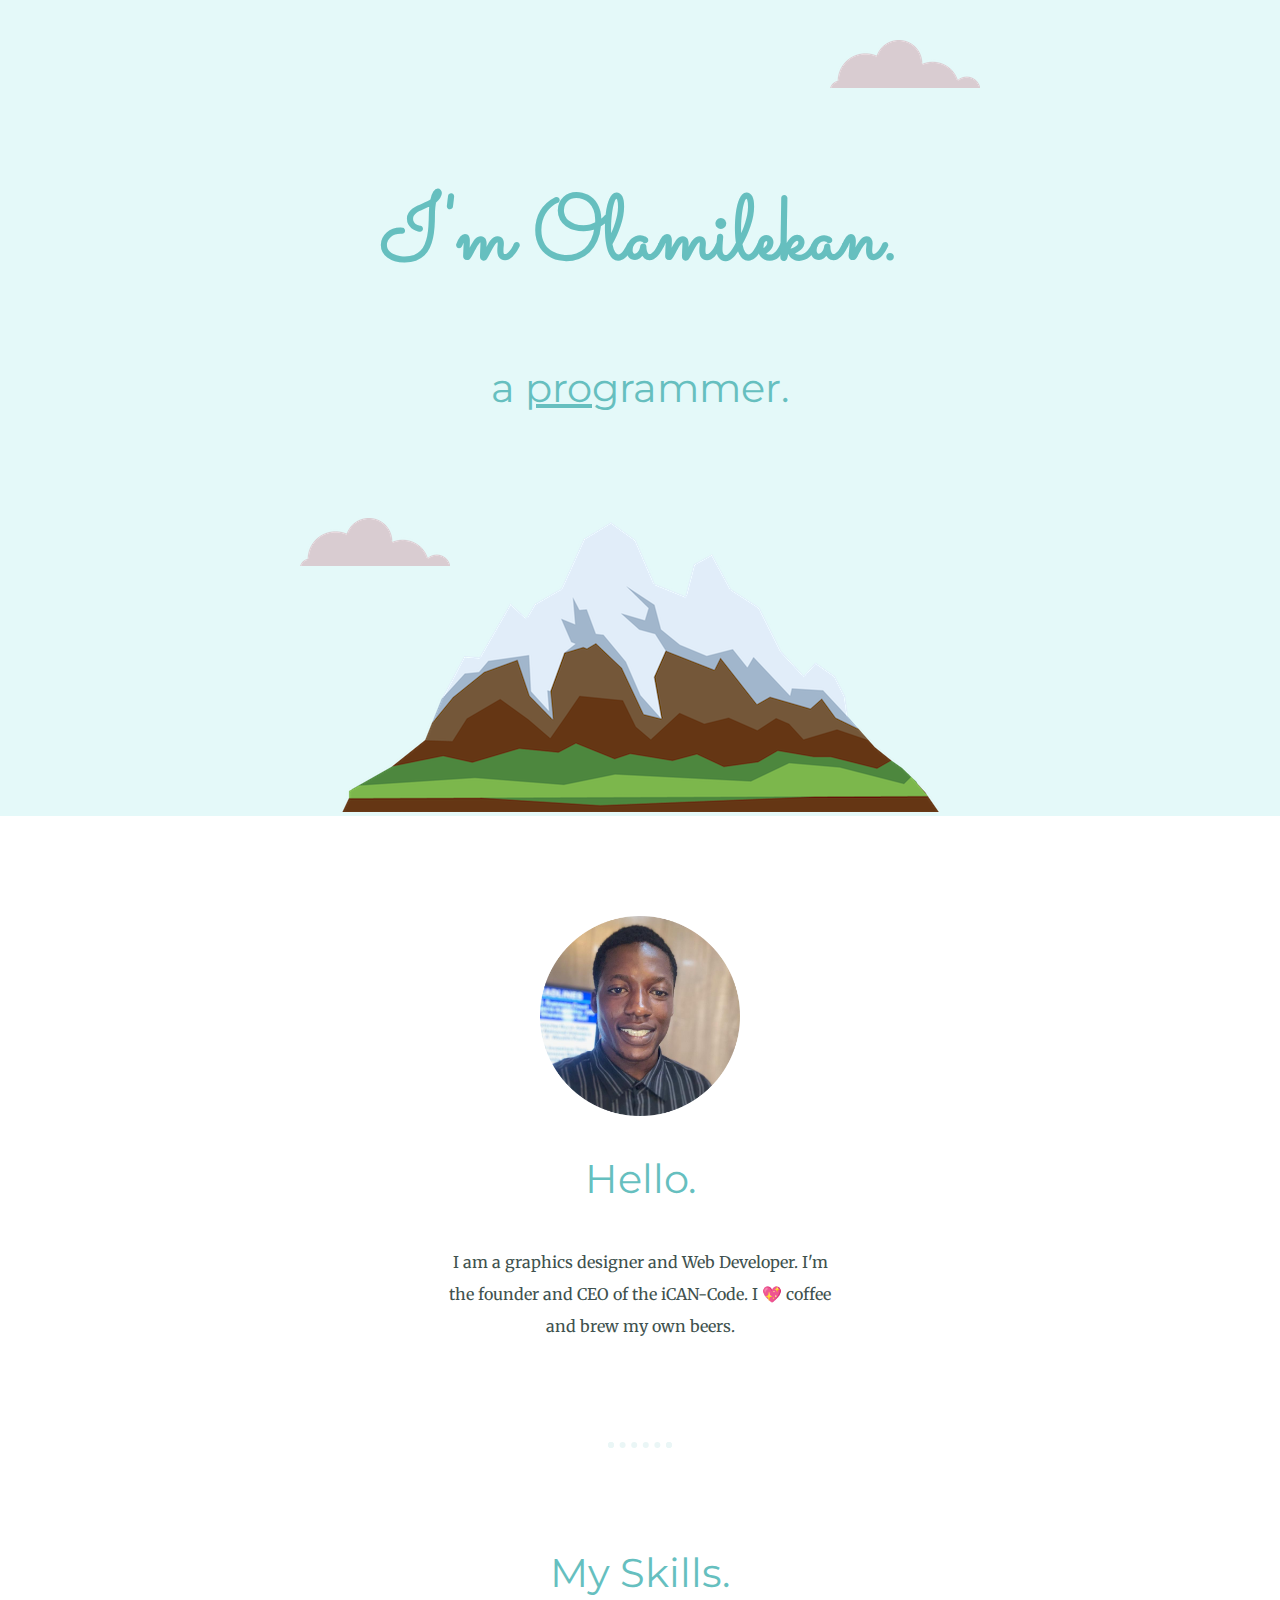
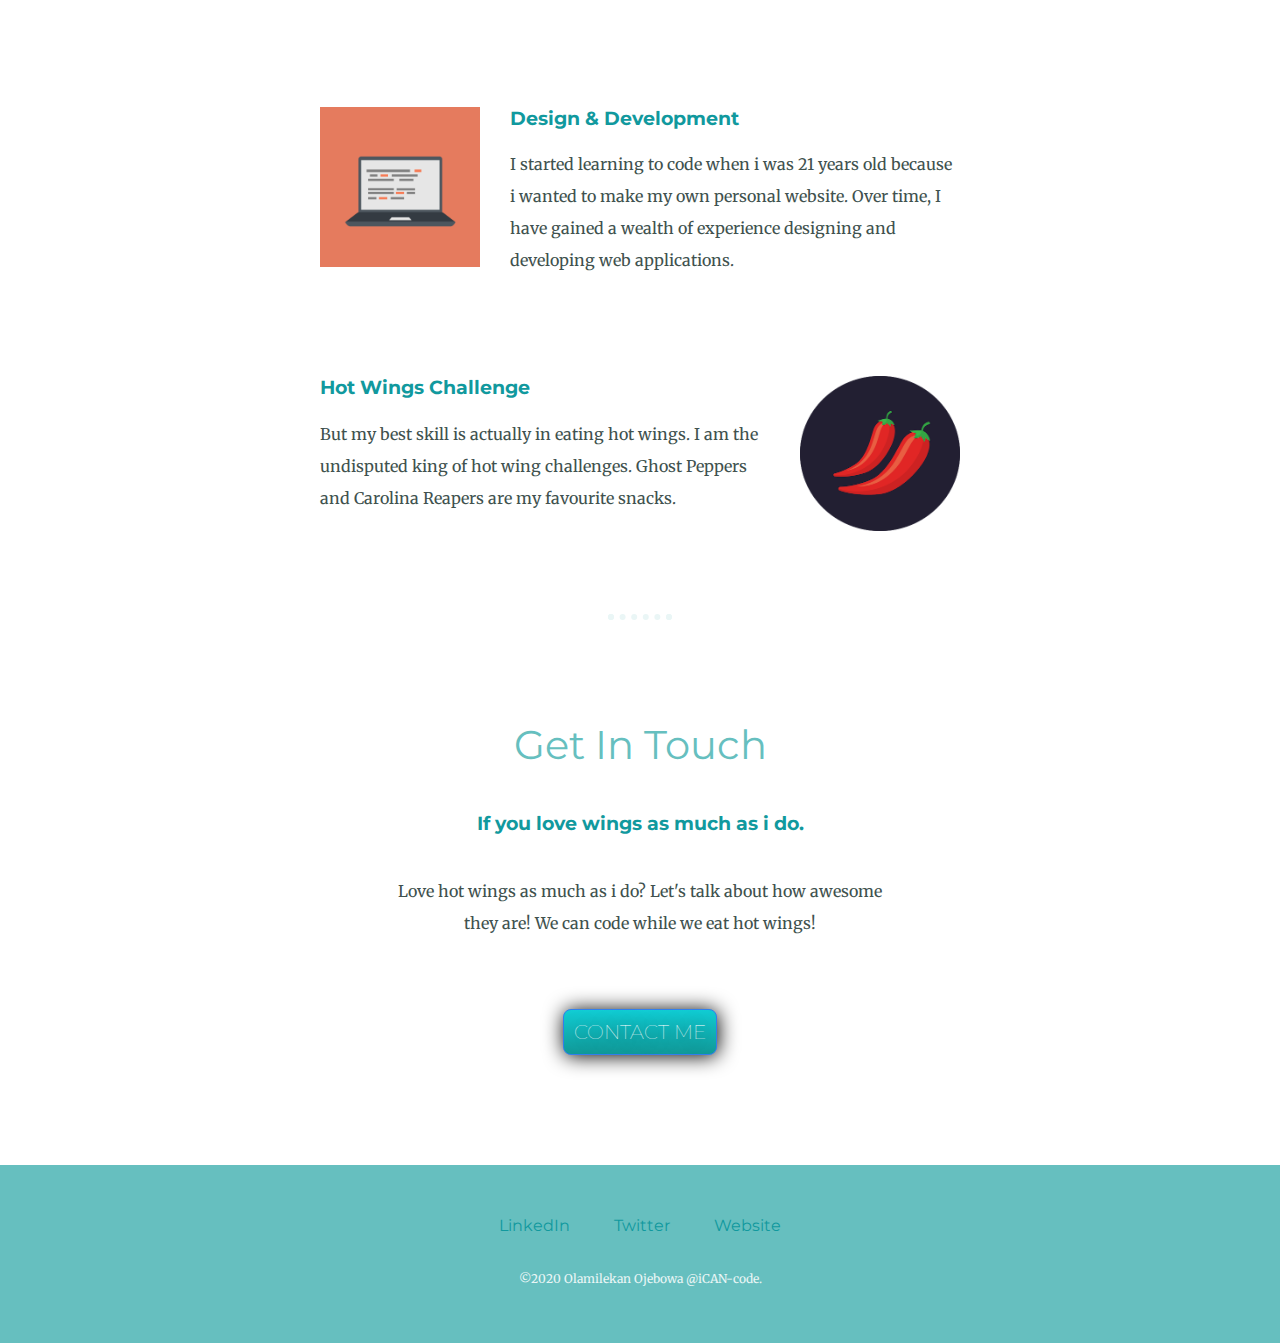
<file: index.html>
<!DOCTYPE html>
<html lang="en" dir="ltr">
  <head>
    <meta charset="utf-8">
    <title>Ojebowa Olamilekan</title>
    <link rel="stylesheet" href="css/styles.css">
    <link rel="icon" href="favicon.ico">
    <link href="https://fonts.googleapis.com/css2?family=Merriweather:wght@300&family=Montserrat:wght@200&family=Sacramento&display=swap" rel="stylesheet">
  </head>
  <body>
   <div class="top-container">
     <img class="top-cloud" src="images/cloud.png" alt="cloud-image">
     <h1>I'm Olamilekan.</h1>
     <h2>a <span class="pro">pro</span>grammer.</h2>
      <img class="bottom-cloud" src="images/cloud.png" alt="cloud-image">
      <img src="images/mountain.png" alt="mountain-image">
   </div>
   <div class="middle-container">
     <div class="profile">
       <img src="images/LecCan.png" height="200px" width="200px" alt="profile picture">
       <h2>Hello.</h2>
       <p class="intro">I am a graphics designer and Web Developer. I'm the founder and CEO of the iCAN-Code. I 💖 coffee and brew my own beers.</p>
     </div>
     <hr>
     <div class="skills">
       <h2>My Skills.</h2>
       <div class="skill-row">
         <img class="com-image" src="images/computer.png" alt="computer">
         <h3>Design & Development</h3>
         <p>I started learning to code when i was 21 years old because i wanted to make my own personal website. Over time, I have gained a wealth of experience designing and developing web applications.</p>
       </div>
       <div class="skill-row">
         <img class="chillies-image" src="images/chillies.png" alt="chillies">
         <h3>Hot Wings Challenge</h3>
         <p>But my best skill is actually in eating hot wings. I am the undisputed king of hot wing challenges. Ghost Peppers and Carolina Reapers are my favourite snacks.</p>
       </div>
     </div>
     <hr>
     <div class="contact-me">
       <h2>Get In Touch</h2>
       <h3>If you love wings as much as i do.</h3>
       <p class="contact-message">Love hot wings as much as i do? Let's talk about how awesome they are! We can code while we eat hot wings!</p>
       <a class="btn" href="oojebowa@gmail.com">CONTACT ME</a>
     </div>
   </div>


   <div class="bottom-container">
     <a class="footer-link" href="https://www.https://www.linkedin.com/in/ojebowa-olamilekan-a99398177/">LinkedIn</a>
     <a class="footer-link" href="https://twitter.com/OjebowaP">Twitter</a>
     <a class="footer-link" href="https://lyon689.github.io/D/">Website</a>
     <p class="copyright">©2020 Olamilekan Ojebowa @iCAN-code.</p>
   </div>

  </body>
</html>
</file>
<file: css/styles.css>
body {
  color: #40514E;
  margin: 0;
  text-align: center;
  font-family: 'Merriweather', serif;
}


h1 {
  font-size: 5.625rem;
  line-height: 2;
  color: #66BFBF;
  margin: 50px auto 0 auto;
  font-family: 'Sacramento', cursive;
}

h2 {
  font-family: 'Montserrat', sans-serif;
  font-size: 2.5rem;
  color: #66BFBF;
  font-weight: normal;
  padding-bottom: 10px;
}
h3 {
  font-family: 'Montserrat', sans-serif;
  color: #11999E;
}

.top-container {
background-color: #E4F9F9;
position: relative;
padding-top: 100px;
}

.middle-container {
  margin: 100px 0;

}


.bottom-container {
  background-color: #66BFBF;
  padding: 50px 0 20px;
}


a {
  color: #11999E;
  font-family: 'Montserrat', sans-serif;
  margin: 10px 20px;
  text-decoration: none;
}
a:hover {
  color: #EAF6F6;
}
.copyright {
  color: #EAF6F6;
  font-size: 0.75rem;
  padding: 20px 0;
}

hr {
  border: dotted #EAF6F6 6px;
  border-bottom: none;
  width: 4%;
  margin: 100px auto;
}

p {
    line-height: 2;
}

.intro {
  width: 30%;
  margin: auto;

}

.contact-message {
  width: 40%;
  margin: 40px auto 60px;
}
.skill-row {
  width: 50%;
  margin: 100px auto 100px auto;
  text-align: left;

}

.pro {
  text-decoration: underline;
}

.top-cloud {
  position: absolute;
  right: 300px;
  top: 40px;
}



.bottom-cloud {
  position: absolute;
  left: 300px;
  bottom: 250px;
}
.com-image {
  width: 25%;
  float: left;
  margin-right: 30px;
}
.chillies-image {
  width: 25%;
  float: right;
  margin-left: 30px;
}
/*
.code-skill-description {
  clear: left;
}
.code-skill-designing {
  clear: right;
}
*/


.btn {
  background: #11CDD4;
  background-image: -webkit-linear-gradient(top, #11CDD4, #119998);
  background-image: -moz-linear-gradient(top, #11CDD4, #119998);
  background-image: -ms-linear-gradient(top, #11CDD4, #119998);
  background-image: -o-linear-gradient(top, #11CDD4, #119998);
  background-image: -webkit-gradient(to bottom, #11CDD4, #119998);
  -webkit-border-radius: 8px;
  -moz-border-radius: 8px;
  border-radius: 8px;
  color: #FFFFFF;
    font-family: 'Montserrat', sans-serif;
  font-size: 20px;
  font-weight: 50;
  padding: 10px;
  -webkit-box-shadow: 1px 1px 20px 0 #000000;
  -moz-box-shadow: 1px 1px 20px 0 #000000;
  box-shadow: 1px 1px 20px 0 #000000;
  text-shadow: 1px 1px 20px #000000;
  border: solid #337FED 1px;
  text-decoration: none;
  display: inline-block;
  cursor: pointer;
  text-align: center;
}

.btn:hover {
  border: solid #337FED 1px;
  background: #30E3CB;
  background-image: -webkit-linear-gradient(top, #30E3CB, #2BC4AD);
  background-image: -moz-linear-gradient(top, #30E3CB, #2BC4AD);
  background-image: -ms-linear-gradient(top, #30E3CB, #2BC4AD);
  background-image: -o-linear-gradient(top, #30E3CB, #2BC4AD);
  background-image: -webkit-gradient(to bottom, #30E3CB, #2BC4AD);
  -webkit-border-radius: 20px;
  -moz-border-radius: 20px;
  border-radius: 20px;
  text-decoration: none;
}
</file>
